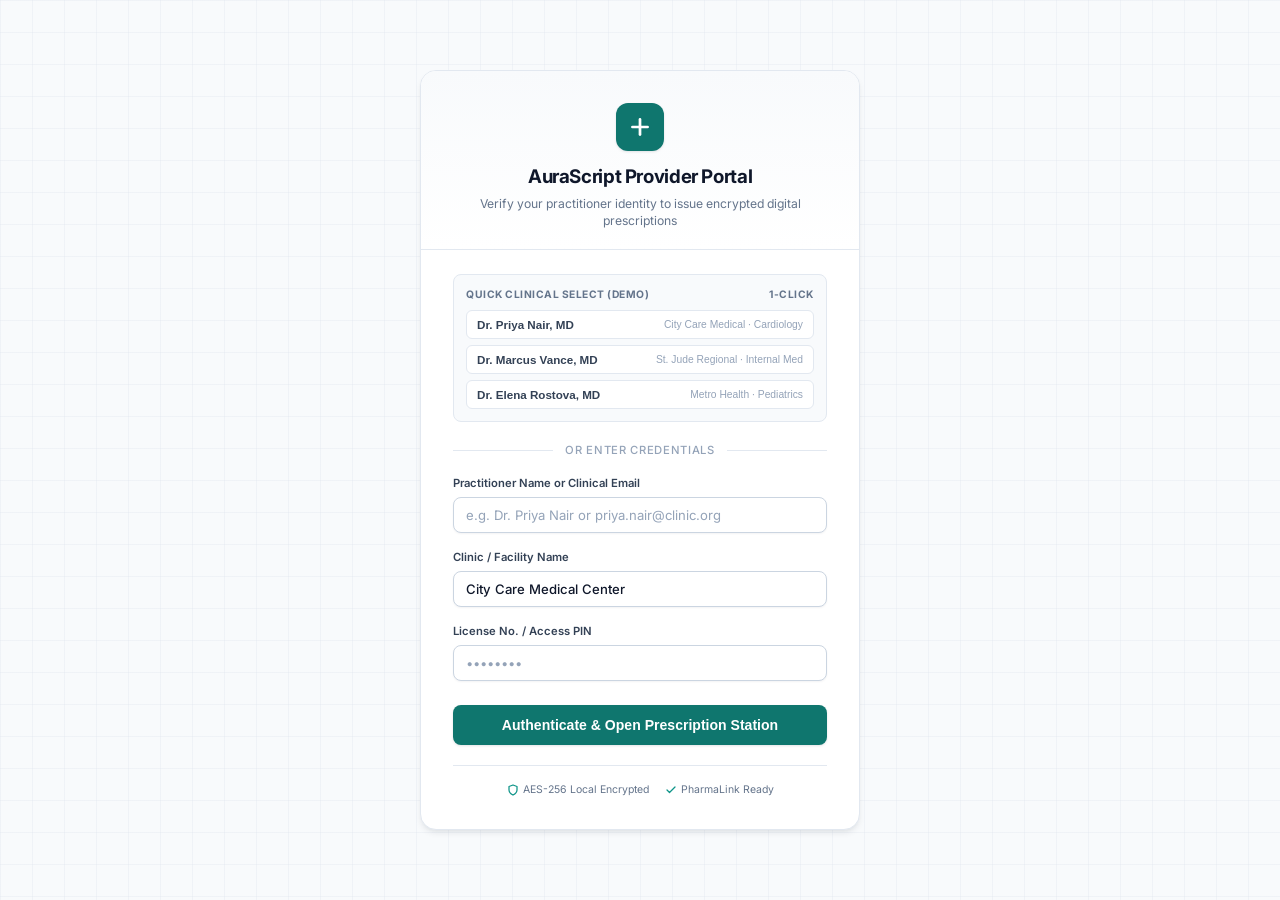
<file: login.html>
<!DOCTYPE html>
<html lang="en">

<head>
    <meta charset="UTF-8">
    <meta name="viewport" content="width=device-width, initial-scale=1.0, viewport-fit=cover">
    <meta name="theme-color" content="#0f766e">
    <meta name="mobile-web-app-capable" content="yes">
    <meta name="apple-mobile-web-app-capable" content="yes">
    <meta name="apple-mobile-web-app-status-bar-style" content="default">
    <meta name="apple-mobile-web-app-title" content="AuraScript Provider Portal">
    <title>AuraScript | Practitioner Sign In</title>
    <link rel="stylesheet" href="style.css">
</head>

<body>

    <div class="auth-wrapper">
        <main class="auth-card">

            <!-- Card Header -->
            <div class="auth-header">
                <div class="auth-brand-icon" aria-hidden="true">
                    <svg viewBox="0 0 24 24" fill="none" stroke="currentColor" stroke-width="2.5" stroke-linecap="round" stroke-linejoin="round">
                        <line x1="12" y1="5" x2="12" y2="19"></line>
                        <line x1="5" y1="12" x2="19" y2="12"></line>
                    </svg>
                </div>
                <h1 class="auth-title">AuraScript Provider Portal</h1>
                <p class="auth-subtitle">Verify your practitioner identity to issue encrypted digital prescriptions</p>
            </div>

            <!-- Card Body -->
            <div class="auth-body">

                <!-- Fast Demo Profiles for Clinical Testing -->
                <div class="demo-physicians-section">
                    <div class="demo-title">
                        <span>Quick Clinical Select (Demo)</span>
                        <span>1-Click</span>
                    </div>
                    <div class="demo-chips">
                        <button type="button" class="demo-chip-btn" id="demoPriya">
                            <strong>Dr. Priya Nair, MD</strong>
                            <span class="demo-chip-role">City Care Medical · Cardiology</span>
                        </button>
                        <button type="button" class="demo-chip-btn" id="demoMarcus">
                            <strong>Dr. Marcus Vance, MD</strong>
                            <span class="demo-chip-role">St. Jude Regional · Internal Med</span>
                        </button>
                        <button type="button" class="demo-chip-btn" id="demoElena">
                            <strong>Dr. Elena Rostova, MD</strong>
                            <span class="demo-chip-role">Metro Health · Pediatrics</span>
                        </button>
                    </div>
                </div>

                <div class="auth-divider">
                    <span>Or Enter Credentials</span>
                </div>

                <!-- Physician Login / Identity Setup Form -->
                <form class="auth-form" id="loginForm" autocomplete="on">
                    <div class="auth-field">
                        <label class="auth-label" for="loginEmail">Practitioner Name or Clinical Email</label>
                        <input
                            type="text"
                            id="loginEmail"
                            name="email"
                            placeholder="e.g. Dr. Priya Nair or priya.nair@clinic.org"
                            autocomplete="username"
                            required
                        >
                    </div>

                    <div class="auth-field">
                        <label class="auth-label" for="loginClinic">Clinic / Facility Name</label>
                        <input
                            type="text"
                            id="loginClinic"
                            name="clinic"
                            placeholder="e.g. City Care Medical Center"
                            value="City Care Medical Center"
                            required
                        >
                    </div>

                    <div class="auth-field">
                        <label class="auth-label" for="loginPassword">License No. / Access PIN</label>
                        <input
                            type="password"
                            id="loginPassword"
                            name="password"
                            placeholder="••••••••"
                            autocomplete="current-password"
                            required
                        >
                    </div>

                    <button type="submit" class="auth-submit-btn" id="btnSubmit">
                        Authenticate &amp; Open Prescription Station
                    </button>
                </form>

                <!-- Institutional Compliance Footer -->
                <div class="auth-compliance-footer">
                    <span class="auth-compliance-item">
                        <svg viewBox="0 0 24 24" fill="none" stroke="currentColor" stroke-width="2.5" stroke-linecap="round" stroke-linejoin="round">
                            <path d="M12 22s8-4 8-10V5l-8-3-8 3v7c0 6 8 10 8 10z"></path>
                        </svg>
                        AES-256 Local Encrypted
                    </span>
                    <span class="auth-compliance-item">
                        <svg viewBox="0 0 24 24" fill="none" stroke="currentColor" stroke-width="2.5" stroke-linecap="round" stroke-linejoin="round">
                            <polyline points="20 6 9 17 4 12"></polyline>
                        </svg>
                        PharmaLink Ready
                    </span>
                </div>

            </div>
        </main>
    </div>

    <!-- Toast Notifications -->
    <div class="toast-region" id="toastRegion" aria-live="polite" aria-atomic="false"></div>

    <script>
        function showToast(message, type = 'info') {
            const region = document.getElementById('toastRegion');
            const toast = document.createElement('div');
            toast.className = `toast toast--${type}`;
            toast.textContent = message;
            region.appendChild(toast);

            setTimeout(() => {
                toast.classList.add('is-leaving');
                toast.addEventListener('animationend', () => toast.remove(), { once: true });
            }, 2500);
        }

        function completeLogin(doctorName, clinicName) {
            const profile = {
                doctorName: doctorName || 'Dr. Physician, MD',
                clinicName: clinicName || 'City Care Medical Center'
            };
            localStorage.setItem('aura_doctor_profile', JSON.stringify(profile));
            showToast('Practitioner authenticated. Loading workstation...', 'success');
            setTimeout(() => {
                window.location.href = 'index.html';
            }, 300);
        }

        // Email / Name Form Submit
        document.getElementById('loginForm').addEventListener('submit', (e) => {
            e.preventDefault();
            const emailInput = document.getElementById('loginEmail').value.trim();
            const clinicInput = document.getElementById('loginClinic').value.trim() || 'City Care Medical Center';

            if (!emailInput) {
                showToast('Please enter your practitioner name or email.', 'error');
                return;
            }

            let displayName = emailInput;
            if (emailInput.includes('@')) {
                const username = emailInput.split('@')[0];
                const cleanName = username.replace(/[._]/g, ' ').replace(/\b\w/g, l => l.toUpperCase());
                displayName = cleanName.toLowerCase().startsWith('dr') ? cleanName : `Dr. ${cleanName}, MD`;
            } else if (!displayName.toLowerCase().startsWith('dr')) {
                displayName = `Dr. ${displayName}`;
            }

            completeLogin(displayName, clinicInput);
        });

        // Fast Demo Profile Buttons
        document.getElementById('demoPriya').addEventListener('click', () => {
            completeLogin('Dr. Priya Nair, MD', 'City Care Medical · Cardiology');
        });

        document.getElementById('demoMarcus').addEventListener('click', () => {
            completeLogin('Dr. Marcus Vance, MD', 'St. Jude Regional · Internal Medicine');
        });

        document.getElementById('demoElena').addEventListener('click', () => {
            completeLogin('Dr. Elena Rostova, MD', 'Metro Health Network · Pediatrics');
        });

        // Pre-fill if a profile already exists
        window.addEventListener('load', () => {
            const saved = localStorage.getItem('aura_doctor_profile');
            if (saved) {
                try {
                    const profile = JSON.parse(saved);
                    if (profile.doctorName) {
                        const emailField = document.getElementById('loginEmail');
                        if (emailField) emailField.value = profile.doctorName;
                    }
                    if (profile.clinicName) {
                        const clinicField = document.getElementById('loginClinic');
                        if (clinicField) clinicField.value = profile.clinicName;
                    }
                } catch (e) { /* ignore */ }
            }
        });
    </script>

</body>

</html>
</file>
<file: style.css>
/* ─────────────────────────────────────────────────────────────
   AuraScript Clinical Design System
   Medical Precision · Ergonomic Clarity · Institutional Trust
   ───────────────────────────────────────────────────────────── */

@import url('https://fonts.googleapis.com/css2?family=Inter:wght@400;500;600;700&family=JetBrains+Mono:wght@500;600;700&display=swap');

:root {
    /* Clinical Slate Palette */
    --slate-50:  #f8fafc;
    --slate-100: #f1f5f9;
    --slate-200: #e2e8f0;
    --slate-300: #cbd5e1;
    --slate-400: #94a3b8;
    --slate-500: #64748b;
    --slate-600: #475569;
    --slate-700: #334155;
    --slate-800: #1e293b;
    --slate-900: #0f172a;
    --slate-950: #020617;

    /* Clinical Brand & Accent Colors */
    --teal-50:  #f0fdfa;
    --teal-100: #ccfbf1;
    --teal-200: #99f6e4;
    --teal-500: #14b8a6;
    --teal-600: #0d9488;
    --teal-700: #0f766e;
    --teal-800: #115e59;
    --teal-900: #134e4a;

    --blue-50:  #eff6ff;
    --blue-600: #2563eb;
    --blue-700: #1d4ed8;

    /* Semantic Status */
    --success-bg: #ecfdf5;
    --success-border: #a7f3d0;
    --success-text: #065f46;

    --warning-bg: #fffbeb;
    --warning-border: #fde68a;
    --warning-text: #92400e;

    --error-bg: #fef2f2;
    --error-border: #fecaca;
    --error-text: #991b1b;
    --error-main: #dc2626;

    /* Surfaces */
    --surface-bg: #f8fafc;
    --surface-card: #ffffff;
    --surface-muted: #f1f5f9;
    --surface-subtle: #f8fafc;

    /* Typography */
    --font-sans: 'Inter', -apple-system, BlinkMacSystemFont, "Segoe UI", Roboto, sans-serif;
    --font-mono: 'JetBrains Mono', ui-monospace, SFMono-Regular, Menlo, Monaco, Consolas, monospace;

    /* Spacing */
    --sp-1: 4px;
    --sp-2: 8px;
    --sp-3: 12px;
    --sp-4: 16px;
    --sp-5: 20px;
    --sp-6: 24px;
    --sp-8: 32px;
    --sp-10: 40px;

    /* Radius */
    --r-xs: 4px;
    --r-sm: 6px;
    --r-md: 8px;
    --r-lg: 12px;
    --r-xl: 16px;
    --r-full: 9999px;

    /* Shadows — Subtle, Physical, Non-Neon */
    --shadow-xs: 0 1px 2px rgba(15, 23, 42, 0.05);
    --shadow-sm: 0 1px 3px rgba(15, 23, 42, 0.08), 0 1px 2px rgba(15, 23, 42, 0.04);
    --shadow-md: 0 4px 6px -1px rgba(15, 23, 42, 0.08), 0 2px 4px -2px rgba(15, 23, 42, 0.05);
    --shadow-lg: 0 10px 15px -3px rgba(15, 23, 42, 0.08), 0 4px 6px -4px rgba(15, 23, 42, 0.04);
    --shadow-modal: 0 20px 25px -5px rgba(15, 23, 42, 0.15), 0 8px 10px -6px rgba(15, 23, 42, 0.1);

    /* Transitions */
    --transition-fast: 120ms cubic-bezier(0.4, 0, 0.2, 1);
    --transition-base: 180ms cubic-bezier(0.4, 0, 0.2, 1);
}

/* ── Reset & Base ───────────────────────────────────────────── */
*,
*::before,
*::after {
    margin: 0;
    padding: 0;
    box-sizing: border-box;
}

html {
    font-size: 15px;
    -webkit-text-size-adjust: 100%;
    color-scheme: light;
}

body {
    font-family: var(--font-sans);
    font-size: 0.9375rem;
    line-height: 1.5;
    color: var(--slate-800);
    background-color: var(--surface-bg);
    min-height: 100vh;
    display: flex;
    flex-direction: column;
    align-items: center;
    -webkit-font-smoothing: antialiased;
    -moz-osx-font-smoothing: grayscale;
    /* Subtle medical engineering grid */
    background-image: 
        linear-gradient(to right, rgba(226, 232, 240, 0.4) 1px, transparent 1px),
        linear-gradient(to bottom, rgba(226, 232, 240, 0.4) 1px, transparent 1px);
    background-size: 32px 32px;
}

:focus-visible {
    outline: 2px solid var(--teal-600);
    outline-offset: 2px;
}

/* ── App Shell ──────────────────────────────────────────────── */
.app-shell {
    width: 100%;
    max-width: 960px;
    margin: 0 auto;
    padding: var(--sp-6) var(--sp-4) var(--sp-10);
    display: flex;
    flex-direction: column;
    gap: var(--sp-6);
}

/* ── Site Header ─────────────────────────────────────────────── */
.site-header {
    display: flex;
    align-items: center;
    justify-content: space-between;
    padding: var(--sp-3) var(--sp-5);
    background: var(--surface-card);
    border: 1px solid var(--slate-200);
    border-radius: var(--r-lg);
    box-shadow: var(--shadow-sm);
    gap: var(--sp-4);
}

.header-brand {
    display: flex;
    align-items: center;
    gap: var(--sp-4);
}

.brand-lockup {
    display: flex;
    align-items: center;
    gap: var(--sp-3);
    text-decoration: none;
    color: inherit;
}





.brand-titles {
    display: flex;
    flex-direction: column;
}

.brand-name {
    font-size: 1.15rem;
    font-weight: 700;
    color: var(--slate-900);
    letter-spacing: -0.02em;
    display: flex;
    align-items: center;
    gap: 6px;
}

.brand-name .rx-badge {
    font-family: var(--font-mono);
    font-size: 0.7rem;
    font-weight: 700;
    background: var(--teal-100);
    color: var(--teal-800);
    padding: 1px 6px;
    border-radius: var(--r-xs);
    letter-spacing: 0.05em;
    text-transform: uppercase;
}

.brand-subtitle {
    font-size: 0.75rem;
    color: var(--slate-500);
    font-weight: 500;
}

.header-status-group {
    display: flex;
    align-items: center;
    gap: var(--sp-3);
}

.doctor-badge {
    display: flex;
    align-items: center;
    gap: var(--sp-2);
    padding: var(--sp-2) var(--sp-3);
    border-radius: var(--r-md);
    font-size: 0.8125rem;
}



.doctor-badge-info {
    display: flex;
    flex-direction: column;
    line-height: 1.2;
}

.doctor-badge-name {
    font-weight: 600;
    color: var(--slate-800);
}

.doctor-badge-clinic {
    font-size: 0.7rem;
    color: var(--slate-500);
}

.header-actions {
    display: flex;
    align-items: center;
    gap: var(--sp-2);
}

.change-profile-link {
    font-size: 0.8125rem;
    color: var(--slate-600);
    text-decoration: none;
    font-weight: 500;
    padding: 6px 12px;
    border: 1px solid var(--slate-300);
    border-radius: var(--r-md);
    background: #ffffff;
    transition: all var(--transition-fast);
    display: inline-flex;
    align-items: center;
    gap: 6px;
}

.change-profile-link:hover {
    color: var(--slate-900);
    border-color: var(--slate-400);
    background: var(--slate-50);
}

/* ── Clinical Station Sub-bar ───────────────────────────────── */
.station-subbar {
    display: flex;
    align-items: center;
    justify-content: space-between;
    font-size: 0.775rem;
    color: var(--slate-500);
    padding: 0 var(--sp-2);
}



.station-clock {
    font-family: var(--font-mono);
    color: var(--slate-500);
}

/* ── Main Prescription Document Form ────────────────────────── */
.prescription-form {
    background: var(--surface-card);
    border: 1px solid var(--slate-200);
    border-radius: var(--r-xl);
    box-shadow: var(--shadow-sm);
    overflow: hidden;
    position: relative;
}

/* Top Sheet Header Banner (Clinical Prescription Header) */
.rx-sheet-header {
    background: linear-gradient(180deg, #ffffff 0%, var(--slate-50) 100%);
    border-bottom: 2px solid var(--slate-200);
    padding: var(--sp-5) var(--sp-6);
    display: flex;
    align-items: center;
    justify-content: space-between;
}

.rx-sheet-title-group {
    display: flex;
    align-items: center;
    gap: var(--sp-3);
}

.rx-symbol {
    font-family: Georgia, 'Times New Roman', serif;
    font-size: 2.2rem;
    line-height: 1;
    color: var(--teal-700);
    font-weight: bold;
}

.rx-sheet-headings h1 {
    font-size: 1.15rem;
    font-weight: 700;
    color: var(--slate-900);
    line-height: 1.2;
}

.rx-sheet-headings p {
    font-size: 0.775rem;
    color: var(--slate-500);
}

.rx-reference-tag {
    font-family: var(--font-mono);
    font-size: 0.75rem;
    background: var(--slate-100);
    color: var(--slate-600);
    border: 1px solid var(--slate-300);
    padding: 4px 10px;
    border-radius: var(--r-sm);
    text-align: right;
}

.rx-reference-tag span {
    display: block;
    font-size: 0.65rem;
    text-transform: uppercase;
    color: var(--slate-400);
    letter-spacing: 0.05em;
}

/* ── Form Sections ──────────────────────────────────────────── */
.form-section {
    padding: var(--sp-6);
    border-bottom: 1px solid var(--slate-200);
}

.section-header {
    display: flex;
    align-items: center;
    justify-content: space-between;
    margin-bottom: var(--sp-4);
}

.section-title {
    font-size: 0.8125rem;
    font-weight: 700;
    color: var(--slate-700);
    text-transform: uppercase;
    letter-spacing: 0.06em;
    display: flex;
    align-items: center;
    gap: 8px;
}

.section-title::before {
    content: "";
    display: inline-block;
    width: 6px;
    height: 6px;
    background: var(--teal-600);
    border-radius: 50%;
}

.section-badge {
    font-size: 0.725rem;
    color: var(--slate-500);
    font-weight: 500;
}

/* ── Input Grids ────────────────────────────────────────────── */
.input-row {
    display: grid;
    gap: var(--sp-4);
}

.input-row-3 {
    grid-template-columns: 2.5fr 1fr 1.2fr;
}

.input-row-2 {
    grid-template-columns: 1fr 1fr;
}

.field-group {
    display: flex;
    flex-direction: column;
    gap: 6px;
    position: relative;
}

.field-label {
    font-size: 0.75rem;
    font-weight: 600;
    color: var(--slate-700);
    display: flex;
    align-items: center;
    justify-content: space-between;
}

.field-label .req {
    color: var(--error-main);
    margin-left: 2px;
}

.field-label .opt {
    color: var(--slate-400);
    font-weight: 400;
    font-size: 0.7rem;
}

/* ── Inputs, Selects, Textareas ─────────────────────────────── */
input[type="text"],
input[type="number"],
input[type="password"],
input[type="email"],
input[type="date"],
select,
textarea {
    width: 100%;
    font-family: var(--font-sans);
    font-size: 0.875rem;
    font-weight: 500;
    color: var(--slate-900);
    background-color: #ffffff;
    border: 1px solid var(--slate-300);
    border-radius: var(--r-md);
    padding: 9px 12px;
    outline: none;
    transition: border-color var(--transition-fast), box-shadow var(--transition-fast);
    box-shadow: var(--shadow-xs);
    -webkit-appearance: none;
    appearance: none;
}

input::placeholder,
textarea::placeholder {
    color: var(--slate-400);
    font-weight: 400;
}

input:hover,
select:hover,
textarea:hover {
    border-color: var(--slate-400);
}

input:focus,
select:focus,
textarea:focus {
    border-color: var(--teal-600);
    box-shadow: 0 0 0 3px rgba(13, 148, 136, 0.15);
    background-color: #ffffff;
}

input.invalid,
select.invalid {
    border-color: var(--error-main);
    box-shadow: 0 0 0 3px rgba(220, 38, 38, 0.15);
}

/* Hide number arrows */
input[type=number]::-webkit-inner-spin-button,
input[type=number]::-webkit-outer-spin-button {
    -webkit-appearance: none;
    margin: 0;
}
input[type=number] {
    -moz-appearance: textfield;
    appearance: textfield;
}

/* Select arrow styling */
select {
    cursor: pointer;
    background-image: url("data:image/svg+xml,%3Csvg xmlns='http://www.w3.org/2000/svg' width='16' height='16' viewBox='0 0 24 24' fill='none' stroke='%23475569' stroke-width='2' stroke-linecap='round' stroke-linejoin='round'%3E%3Cpolyline points='6 9 12 15 18 9'%3E%3C/polyline%3E%3C/svg%3E");
    background-repeat: no-repeat;
    background-position: right 10px center;
    background-size: 14px;
    padding-right: 32px;
}

/* Textarea */
textarea {
    resize: vertical;
    min-height: 80px;
    line-height: 1.5;
}

/* ── Medication List & Items (EHR Order Table Style) ────────── */
.medication-table-header {
    display: grid;
    grid-template-columns: 2.2fr 1.3fr 1.2fr 1.4fr 38px;
    gap: var(--sp-3);
    padding: 0 var(--sp-3) var(--sp-2);
    font-size: 0.7rem;
    font-weight: 700;
    color: var(--slate-500);
    text-transform: uppercase;
    letter-spacing: 0.05em;
    border-bottom: 1px solid var(--slate-200);
    margin-bottom: var(--sp-3);
}

.medication-list {
    display: flex;
    flex-direction: column;
    gap: var(--sp-3);
}

.med-item {
    display: grid;
    grid-template-columns: 2.2fr 1.3fr 1.2fr 1.4fr 38px;
    gap: var(--sp-3);
    align-items: center;
    padding: var(--sp-3);
    background-color: var(--slate-50);
    border: 1px solid var(--slate-200);
    border-radius: var(--r-md);
    position: relative;
    transition: border-color var(--transition-fast), box-shadow var(--transition-fast);
}

.med-item:focus-within {
    border-color: var(--teal-500);
    background-color: #ffffff;
    box-shadow: var(--shadow-sm);
}

/* Dosage Input with Integrated Unit Selector */
.dosage-group {
    display: flex;
    border: 1px solid var(--slate-300);
    border-radius: var(--r-md);
    background: #ffffff;
    overflow: hidden;
    box-shadow: var(--shadow-xs);
    transition: border-color var(--transition-fast), box-shadow var(--transition-fast);
}

.dosage-group:focus-within {
    border-color: var(--teal-600);
    box-shadow: 0 0 0 3px rgba(13, 148, 136, 0.15);
}

.dosage-group .med-dosage {
    flex: 1;
    border: none;
    border-radius: 0;
    box-shadow: none;
    padding: 9px 10px;
    min-width: 0;
}

.dosage-group .med-dosage:focus {
    box-shadow: none;
}

.dosage-group .med-unit {
    width: 68px;
    flex-shrink: 0;
    border: none;
    border-left: 1px solid var(--slate-200);
    border-radius: 0;
    box-shadow: none;
    background-color: var(--slate-50);
    font-size: 0.8125rem;
    font-weight: 600;
    color: var(--slate-700);
    padding: 9px 8px;
    padding-right: 22px;
    background-position: right 6px center;
}

.dosage-group .med-unit:focus {
    box-shadow: none;
    background-color: #ffffff;
}

/* Medication Item Delete Action */
.btn-delete-med {
    width: 36px;
    height: 36px;
    display: inline-flex;
    align-items: center;
    justify-content: center;
    background: #ffffff;
    border: 1px solid var(--slate-300);
    border-radius: var(--r-md);
    color: var(--slate-500);
    cursor: pointer;
    transition: all var(--transition-fast);
}

.btn-delete-med:hover:not(:disabled) {
    color: var(--error-main);
    border-color: var(--error-border);
    background: var(--error-bg);
}

.btn-delete-med:disabled {
    opacity: 0.35;
    cursor: not-allowed;
}

.btn-delete-med svg {
    width: 16px;
    height: 16px;
}

/* ── Add Medication Button ──────────────────────────────────── */
.btn-add-med {
    display: inline-flex;
    align-items: center;
    justify-content: center;
    gap: 8px;
    background: var(--teal-50);
    border: 1px dashed var(--teal-500);
    color: var(--teal-800);
    padding: 10px 16px;
    border-radius: var(--r-md);
    cursor: pointer;
    font-family: var(--font-sans);
    font-size: 0.8125rem;
    font-weight: 600;
    width: 100%;
    margin-top: var(--sp-3);
    transition: all var(--transition-fast);
}

.btn-add-med:hover {
    background: var(--teal-100);
    border-color: var(--teal-700);
    color: var(--teal-900);
}

.btn-add-med svg {
    width: 16px;
    height: 16px;
}

/* ── Medication Autocomplete Dropdown ───────────────────────── */
.autocomplete-suggestions {
    position: absolute;
    top: calc(100% + 4px);
    left: 0;
    width: 100%;
    max-width: 340px;
    background-color: #ffffff;
    border: 1px solid var(--slate-300);
    border-radius: var(--r-md);
    z-index: 100;
    box-shadow: var(--shadow-lg);
    overflow: hidden;
    max-height: 240px;
    overflow-y: auto;
}

.suggestion-item {
    padding: 9px 14px;
    cursor: pointer;
    font-size: 0.8125rem;
    color: var(--slate-800);
    border-bottom: 1px solid var(--slate-100);
    transition: background-color var(--transition-fast);
    display: flex;
    align-items: center;
    justify-content: space-between;
}

.suggestion-item:last-child {
    border-bottom: none;
}

.suggestion-item:hover,
.suggestion-item.active {
    background-color: var(--teal-50);
    color: var(--teal-900);
}

.suggestion-item strong {
    color: var(--teal-700);
    font-weight: 700;
}

/* ── Pharmacist Notes Quick Tags ────────────────────────────── */
.quick-tags-container {
    display: flex;
    flex-wrap: wrap;
    gap: 6px;
    margin-top: var(--sp-2);
}

.quick-tag-btn {
    font-size: 0.725rem;
    font-weight: 500;
    background: var(--slate-100);
    color: var(--slate-600);
    border: 1px solid var(--slate-200);
    padding: 3px 8px;
    border-radius: var(--r-xs);
    cursor: pointer;
    transition: all var(--transition-fast);
}

.quick-tag-btn:hover {
    background: var(--slate-200);
    color: var(--slate-900);
}

/* ── Form Actions Bar (Bottom of Prescription Sheet) ────────── */
.form-actions {
    padding: var(--sp-5) var(--sp-6);
    background: var(--slate-50);
    border-top: 1px solid var(--slate-200);
    display: flex;
    align-items: center;
    justify-content: space-between;
    gap: var(--sp-4);
}

.form-actions-left {
    display: flex;
    align-items: center;
    gap: var(--sp-2);
    font-size: 0.775rem;
    color: var(--slate-500);
}

.btn-discard {
    background: transparent;
    border: none;
    color: var(--slate-500);
    font-size: 0.8125rem;
    font-weight: 500;
    cursor: pointer;
    padding: 6px 10px;
    border-radius: var(--r-sm);
    transition: all var(--transition-fast);
}

.btn-discard:hover {
    color: var(--error-main);
    background: var(--error-bg);
}

.btn-primary {
    display: inline-flex;
    align-items: center;
    justify-content: center;
    gap: 10px;
    padding: 12px 28px;
    background-color: var(--teal-700);
    border: 1px solid var(--teal-800);
    border-radius: var(--r-md);
    color: #ffffff;
    font-family: var(--font-sans);
    font-size: 0.9375rem;
    font-weight: 600;
    cursor: pointer;
    box-shadow: var(--shadow-sm);
    transition: all var(--transition-fast);
}

.btn-primary:hover {
    background-color: var(--teal-800);
    box-shadow: var(--shadow-md);
}

.btn-primary:active {
    transform: translateY(1px);
}

.btn-primary svg {
    width: 18px;
    height: 18px;
    flex-shrink: 0;
}

/* ── Modal Dialog: Clinical Prescription Voucher ────────────── */
.modal-overlay {
    display: none;
    position: fixed;
    inset: 0;
    background-color: rgba(15, 23, 42, 0.65);
    backdrop-filter: blur(2px);
    z-index: 1000;
    align-items: center;
    justify-content: center;
    padding: var(--sp-4);
}

.modal-overlay.is-open {
    display: flex;
}

.modal-dialog {
    background: #ffffff;
    border: 1px solid var(--slate-200);
    border-radius: var(--r-xl);
    width: 100%;
    max-width: 460px;
    box-shadow: var(--shadow-modal);
    overflow: hidden;
    animation: modalScaleIn 180ms cubic-bezier(0.16, 1, 0.3, 1) both;
}

@keyframes modalScaleIn {
    from {
        opacity: 0;
        transform: scale(0.96) translateY(8px);
    }
    to {
        opacity: 1;
        transform: scale(1) translateY(0);
    }
}

.modal-header {
    background: var(--slate-50);
    border-bottom: 1px solid var(--slate-200);
    padding: var(--sp-4) var(--sp-5);
    display: flex;
    align-items: center;
    justify-content: space-between;
}

.modal-title-group {
    display: flex;
    align-items: center;
    gap: 8px;
}

.modal-status-dot {
    width: 8px;
    height: 8px;
    border-radius: 50%;
    background: var(--teal-600);
}

.modal-title {
    font-size: 0.875rem;
    font-weight: 700;
    color: var(--slate-800);
    letter-spacing: -0.01em;
}

.modal-close {
    width: 30px;
    height: 30px;
    display: inline-flex;
    align-items: center;
    justify-content: center;
    background: transparent;
    border: 1px solid transparent;
    border-radius: var(--r-sm);
    color: var(--slate-500);
    cursor: pointer;
    transition: all var(--transition-fast);
}

.modal-close:hover {
    color: var(--slate-900);
    background: var(--slate-200);
}

.modal-close svg {
    width: 18px;
    height: 18px;
}

.modal-body {
    padding: var(--sp-6) var(--sp-6) var(--sp-5);
    display: flex;
    flex-direction: column;
    align-items: center;
    gap: var(--sp-4);
    text-align: center;
}

.prescription-voucher-badge {
    display: inline-flex;
    align-items: center;
    gap: 6px;
    font-size: 0.725rem;
    font-weight: 600;
    color: var(--teal-800);
    background: var(--teal-50);
    border: 1px solid var(--teal-200);
    padding: 3px 10px;
    border-radius: var(--r-full);
    text-transform: uppercase;
    letter-spacing: 0.05em;
}

.otp-container {
    width: 100%;
    background: var(--slate-50);
    border: 1px solid var(--slate-200);
    border-radius: var(--r-lg);
    padding: var(--sp-4);
    display: flex;
    flex-direction: column;
    align-items: center;
    gap: 6px;
}

.otp-label {
    font-size: 0.6875rem;
    font-weight: 700;
    color: var(--slate-500);
    letter-spacing: 0.08em;
    text-transform: uppercase;
}

.otp-chip {
    display: inline-flex;
    align-items: center;
    gap: var(--sp-3);
    background: #ffffff;
    border: 2px solid var(--teal-600);
    border-radius: var(--r-md);
    padding: 6px 18px;
    box-shadow: var(--shadow-xs);
}

#displayOTP {
    font-family: var(--font-mono);
    font-size: 2rem;
    font-weight: 700;
    color: var(--slate-900);
    letter-spacing: 0.22em;
    line-height: 1;
}

.btn-copy-otp {
    background: transparent;
    border: none;
    color: var(--teal-700);
    cursor: pointer;
    font-size: 0.75rem;
    font-weight: 600;
    display: inline-flex;
    align-items: center;
    gap: 4px;
    padding: 4px 6px;
    border-radius: var(--r-xs);
}

.btn-copy-otp:hover {
    text-decoration: underline;
    color: var(--teal-900);
}

/* QR Code Display Container */
.qr-wrapper {
    background-color: #ffffff;
    border: 1px solid var(--slate-200);
    border-radius: var(--r-lg);
    padding: var(--sp-4);
    display: inline-block;
    box-shadow: var(--shadow-sm);
    position: relative;
}

#qrcode canvas,
#qrcode img {
    display: block;
    margin: 0 auto;
}

.modal-hint {
    font-size: 0.8125rem;
    color: var(--slate-600);
    line-height: 1.5;
    max-width: 340px;
}

/* Modal Footer & Download Actions */
.modal-footer {
    padding: var(--sp-4) var(--sp-6);
    background: var(--slate-50);
    border-top: 1px solid var(--slate-200);
    display: flex;
    align-items: center;
    gap: var(--sp-3);
}

.btn-secondary {
    display: inline-flex;
    align-items: center;
    justify-content: center;
    gap: 8px;
    width: 100%;
    padding: 10px 18px;
    background: #ffffff;
    border: 1px solid var(--slate-300);
    border-radius: var(--r-md);
    color: var(--slate-700);
    font-family: var(--font-sans);
    font-size: 0.875rem;
    font-weight: 600;
    cursor: pointer;
    box-shadow: var(--shadow-xs);
    transition: all var(--transition-fast);
}

.btn-secondary:hover {
    background: var(--slate-50);
    border-color: var(--slate-400);
    color: var(--slate-900);
}

.btn-secondary svg {
    width: 16px;
    height: 16px;
}

/* ── Toast Notifications ────────────────────────────────────── */
.toast-region {
    position: fixed;
    bottom: var(--sp-6);
    left: 50%;
    transform: translateX(-50%);
    z-index: 2000;
    display: flex;
    flex-direction: column;
    align-items: center;
    gap: var(--sp-2);
    pointer-events: none;
    width: max-content;
    max-width: calc(100vw - 32px);
}

.toast {
    display: flex;
    align-items: center;
    gap: var(--sp-3);
    background-color: var(--slate-900);
    border: 1px solid var(--slate-700);
    border-radius: var(--r-md);
    padding: 10px 16px;
    font-size: 0.8125rem;
    font-weight: 500;
    color: #ffffff;
    box-shadow: var(--shadow-lg);
    pointer-events: auto;
    animation: toastIn 180ms cubic-bezier(0.16, 1, 0.3, 1) both;
    white-space: nowrap;
}

.toast.is-leaving {
    animation: toastOut 150ms ease-in both;
}

@keyframes toastIn {
    from {
        opacity: 0;
        transform: translateY(10px) scale(0.96);
    }
    to {
        opacity: 1;
        transform: translateY(0) scale(1);
    }
}

@keyframes toastOut {
    from {
        opacity: 1;
        transform: translateY(0) scale(1);
    }
    to {
        opacity: 0;
        transform: translateY(6px) scale(0.96);
    }
}

.toast-icon {
    width: 16px;
    height: 16px;
    flex-shrink: 0;
}

.toast--error {
    border-left: 4px solid var(--error-main);
}
.toast--success {
    border-left: 4px solid var(--teal-500);
}
.toast--info {
    border-left: 4px solid var(--blue-600);
}

/* ── Footer ─────────────────────────────────────────────────── */
.site-footer {
    display: flex;
    align-items: center;
    justify-content: space-between;
    padding: var(--sp-4) var(--sp-2) 0;
    border-top: 1px solid var(--slate-200);
    font-size: 0.75rem;
    color: var(--slate-500);
}

.footer-copy {
    font-family: var(--font-mono);
}

.version-badge {
    font-family: var(--font-mono);
    font-size: 0.7rem;
    color: var(--slate-600);
    background: var(--slate-100);
    border: 1px solid var(--slate-200);
    padding: 2px 8px;
    border-radius: var(--r-xs);
}

/* ─────────────────────────────────────────────────────────────
   PHYSICIAN AUTHENTICATION & LOGIN PAGE
   ───────────────────────────────────────────────────────────── */
.auth-wrapper {
    min-height: 100vh;
    display: flex;
    flex-direction: column;
    align-items: center;
    justify-content: center;
    padding: var(--sp-6) var(--sp-4);
    width: 100%;
}

.auth-card {
    width: 100%;
    max-width: 440px;
    background: #ffffff;
    border: 1px solid var(--slate-200);
    border-radius: var(--r-xl);
    box-shadow: var(--shadow-md);
    overflow: hidden;
}

.auth-header {
    padding: var(--sp-8) var(--sp-8) var(--sp-5);
    text-align: center;
    background: linear-gradient(180deg, var(--slate-50) 0%, #ffffff 100%);
    border-bottom: 1px solid var(--slate-200);
}

.auth-brand-icon {
    width: 48px;
    height: 48px;
    background: var(--teal-700);
    color: #ffffff;
    border-radius: var(--r-lg);
    display: inline-flex;
    align-items: center;
    justify-content: center;
    margin-bottom: var(--sp-3);
    box-shadow: var(--shadow-sm);
}

.auth-brand-icon svg {
    width: 26px;
    height: 26px;
}

.auth-title {
    font-size: 1.25rem;
    font-weight: 700;
    color: var(--slate-900);
    letter-spacing: -0.02em;
    margin-bottom: 4px;
}

.auth-subtitle {
    font-size: 0.8125rem;
    color: var(--slate-500);
    line-height: 1.4;
}

.auth-body {
    padding: var(--sp-6) var(--sp-8) var(--sp-8);
}

/* Fast Clinician Demo Selectors */
.demo-physicians-section {
    margin-bottom: var(--sp-5);
    background: var(--slate-50);
    border: 1px solid var(--slate-200);
    border-radius: var(--r-md);
    padding: var(--sp-3);
}

.demo-title {
    font-size: 0.6875rem;
    font-weight: 700;
    color: var(--slate-500);
    text-transform: uppercase;
    letter-spacing: 0.05em;
    margin-bottom: var(--sp-2);
    display: flex;
    align-items: center;
    justify-content: space-between;
}

.demo-chips {
    display: flex;
    flex-direction: column;
    gap: 6px;
}

.demo-chip-btn {
    display: flex;
    align-items: center;
    justify-content: space-between;
    padding: 7px 10px;
    background: #ffffff;
    border: 1px solid var(--slate-200);
    border-radius: var(--r-sm);
    cursor: pointer;
    font-size: 0.775rem;
    color: var(--slate-700);
    text-align: left;
    transition: all var(--transition-fast);
}

.demo-chip-btn:hover {
    border-color: var(--teal-500);
    background: var(--teal-50);
    color: var(--teal-900);
}

.demo-chip-role {
    font-size: 0.6875rem;
    color: var(--slate-400);
}

.auth-divider {
    display: flex;
    align-items: center;
    text-align: center;
    margin: var(--sp-4) 0;
    color: var(--slate-400);
    font-size: 0.75rem;
    font-weight: 500;
    text-transform: uppercase;
    letter-spacing: 0.06em;
}

.auth-divider::before,
.auth-divider::after {
    content: "";
    flex: 1;
    border-bottom: 1px solid var(--slate-200);
}

.auth-divider span {
    padding: 0 var(--sp-3);
}

.auth-form {
    display: flex;
    flex-direction: column;
    gap: var(--sp-4);
}

.auth-field {
    display: flex;
    flex-direction: column;
    gap: 5px;
}

.auth-label {
    font-size: 0.75rem;
    font-weight: 600;
    color: var(--slate-700);
}

.auth-submit-btn {
    width: 100%;
    margin-top: var(--sp-2);
    padding: 12px;
    background: var(--teal-700);
    color: #ffffff;
    border: none;
    border-radius: var(--r-md);
    font-size: 0.9375rem;
    font-weight: 600;
    cursor: pointer;
    transition: all var(--transition-fast);
    box-shadow: var(--shadow-sm);
}

.auth-submit-btn:hover {
    background: var(--teal-800);
    box-shadow: var(--shadow-md);
}

.auth-compliance-footer {
    margin-top: var(--sp-5);
    padding-top: var(--sp-4);
    border-top: 1px solid var(--slate-200);
    display: flex;
    align-items: center;
    justify-content: center;
    gap: var(--sp-4);
    font-size: 0.7rem;
    color: var(--slate-500);
}

.auth-compliance-item {
    display: inline-flex;
    align-items: center;
    gap: 4px;
}

.auth-compliance-item svg {
    width: 12px;
    height: 12px;
    color: var(--teal-600);
}

/* ─────────────────────────────────────────────────────────────
   RESPONSIVE BREAKPOINTS
   ───────────────────────────────────────────────────────────── */

@media (max-width: 820px) {
    .app-shell {
        padding: var(--sp-4) var(--sp-3) var(--sp-8);
        gap: var(--sp-4);
    }

    .medication-table-header {
        display: none;
    }

    .med-item {
        grid-template-columns: 1fr 1fr;
        grid-template-rows: auto auto auto;
        gap: var(--sp-2);
        padding: var(--sp-3);
    }

    .med-item .med-name {
        grid-column: 1 / 3;
    }

    .med-item .dosage-group {
        grid-column: 1 / 2;
    }

    .med-item .med-duration {
        grid-column: 2 / 3;
    }

    .med-item .med-timing {
        grid-column: 1 / 2;
    }

    .med-item .btn-delete-med {
        grid-column: 2 / 3;
        justify-self: end;
    }

    .input-row-3 {
        grid-template-columns: 1fr 1fr;
    }

    .input-row-3 .field-group:first-child {
        grid-column: 1 / 3;
    }

    .site-header {
        flex-direction: column;
        align-items: flex-start;
        gap: var(--sp-3);
    }

    .header-actions {
        width: 100%;
        justify-content: space-between;
    }
}

@media (max-width: 520px) {
    .rx-sheet-header {
        flex-direction: column;
        align-items: flex-start;
        gap: var(--sp-3);
    }

    .input-row-2,
    .input-row-3 {
        grid-template-columns: 1fr;
    }

    .input-row-3 .field-group:first-child {
        grid-column: auto;
    }

    .med-item {
        grid-template-columns: 1fr;
    }

    .med-item .med-name,
    .med-item .dosage-group,
    .med-item .med-duration,
    .med-item .med-timing {
        grid-column: auto;
    }

    .med-item .btn-delete-med {
        grid-column: auto;
        justify-self: start;
        margin-top: 4px;
    }

    .form-actions {
        flex-direction: column;
        align-items: stretch;
    }

    .btn-primary {
        width: 100%;
    }

    .auth-card {
        border-radius: var(--r-lg);
    }

    .auth-header,
    .auth-body {
        padding: var(--sp-5) var(--sp-4);
    }
}
</file>
